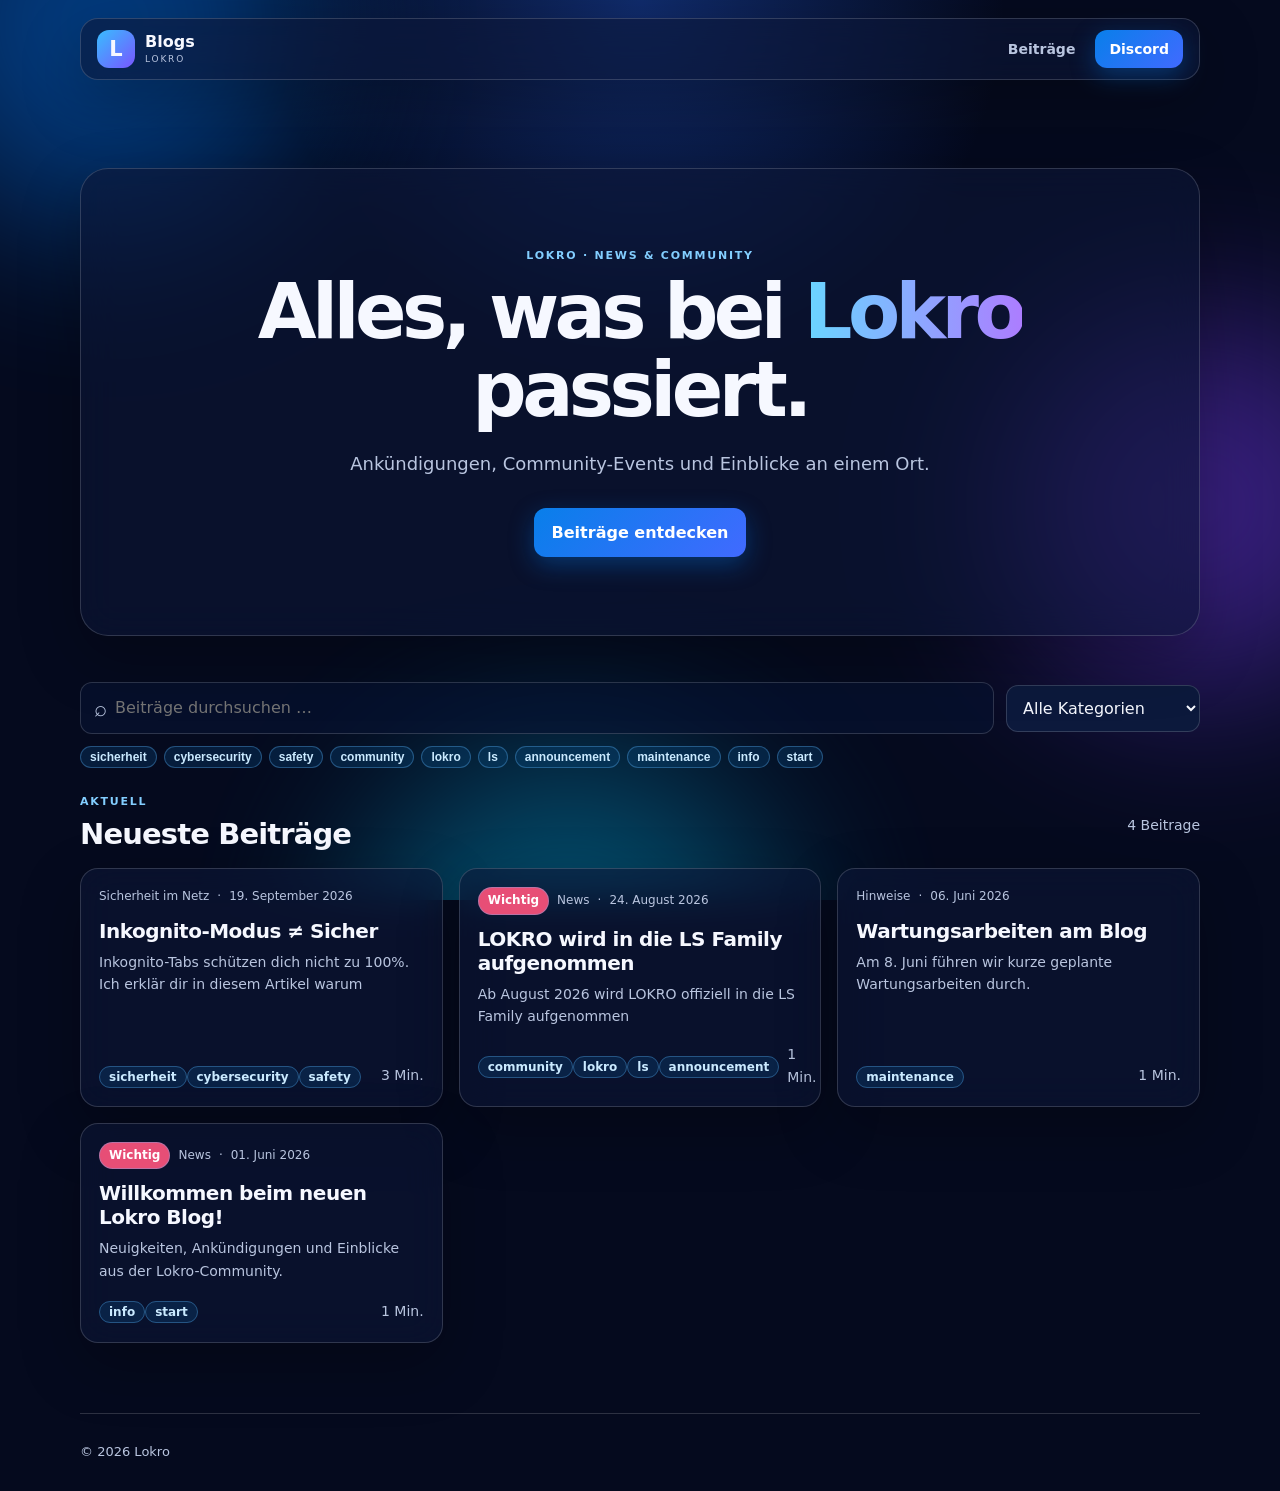
<file: index.html>
<!doctype html>
<html lang="de">
<head>
  <meta charset="utf-8">
  <meta name="viewport" content="width=device-width,initial-scale=1">
  <meta name="description" content="Neuigkeiten, Events und Einblicke von Lokro.">
  <title>Blogs · Lokro</title>
  <link rel="stylesheet" href="css/style.css">
</head>
<body>
  <div class="aurora" aria-hidden="true"><i></i><i></i><i></i></div>
  <header class="site-header shell glass">
    <a class="brand" href="index.html" aria-label="Lokro Blogs Startseite"><span class="brand-mark">L</span><span><b>Blogs</b><small>LOKRO</small></span></a>
    <nav><a href="#beitraege">Beiträge</a><a class="button compact" href="https://lgg.lovable.app/s/lokrogang" target="_blank" rel="noreferrer">Discord</a></nav>
  </header>
  <main class="shell">
    <section class="hero glass">
      <p class="eyebrow">LOKRO · NEWS & COMMUNITY</p>
      <h1>Alles, was bei <span>Lokro</span> passiert.</h1>
      <p class="lead">Ankündigungen, Community-Events und Einblicke an einem Ort.</p>
      <div class="hero-actions"><a class="button" href="#beitraege">Beiträge entdecken</a></div>
    </section>
    <section class="controls" aria-label="Beiträge filtern">
      <label class="search"><span>⌕</span><input id="search" type="search" placeholder="Beiträge durchsuchen …" autocomplete="off"></label>
      <select id="categoryFilter" aria-label="Kategorie auswählen"><option value="">Alle Kategorien</option></select>
      <div id="tagFilters" class="tag-filters" aria-label="Tags filtern"></div>
    </section>
    <section id="beitraege" class="posts-section">
      <div class="section-heading"><div><p class="eyebrow">AKTUELL</p><h2>Neueste Beiträge</h2></div><p id="postCount" class="muted"></p></div>
      <div id="posts" class="post-grid" aria-live="polite"><p class="loading">Beiträge werden geladen …</p></div>
    </section>
  </main>
  <footer class="shell footer">© <span id="year"></span> Lokro</footer>
  <script type="module" src="js/router.js"></script>
</body>
</html>
</file>
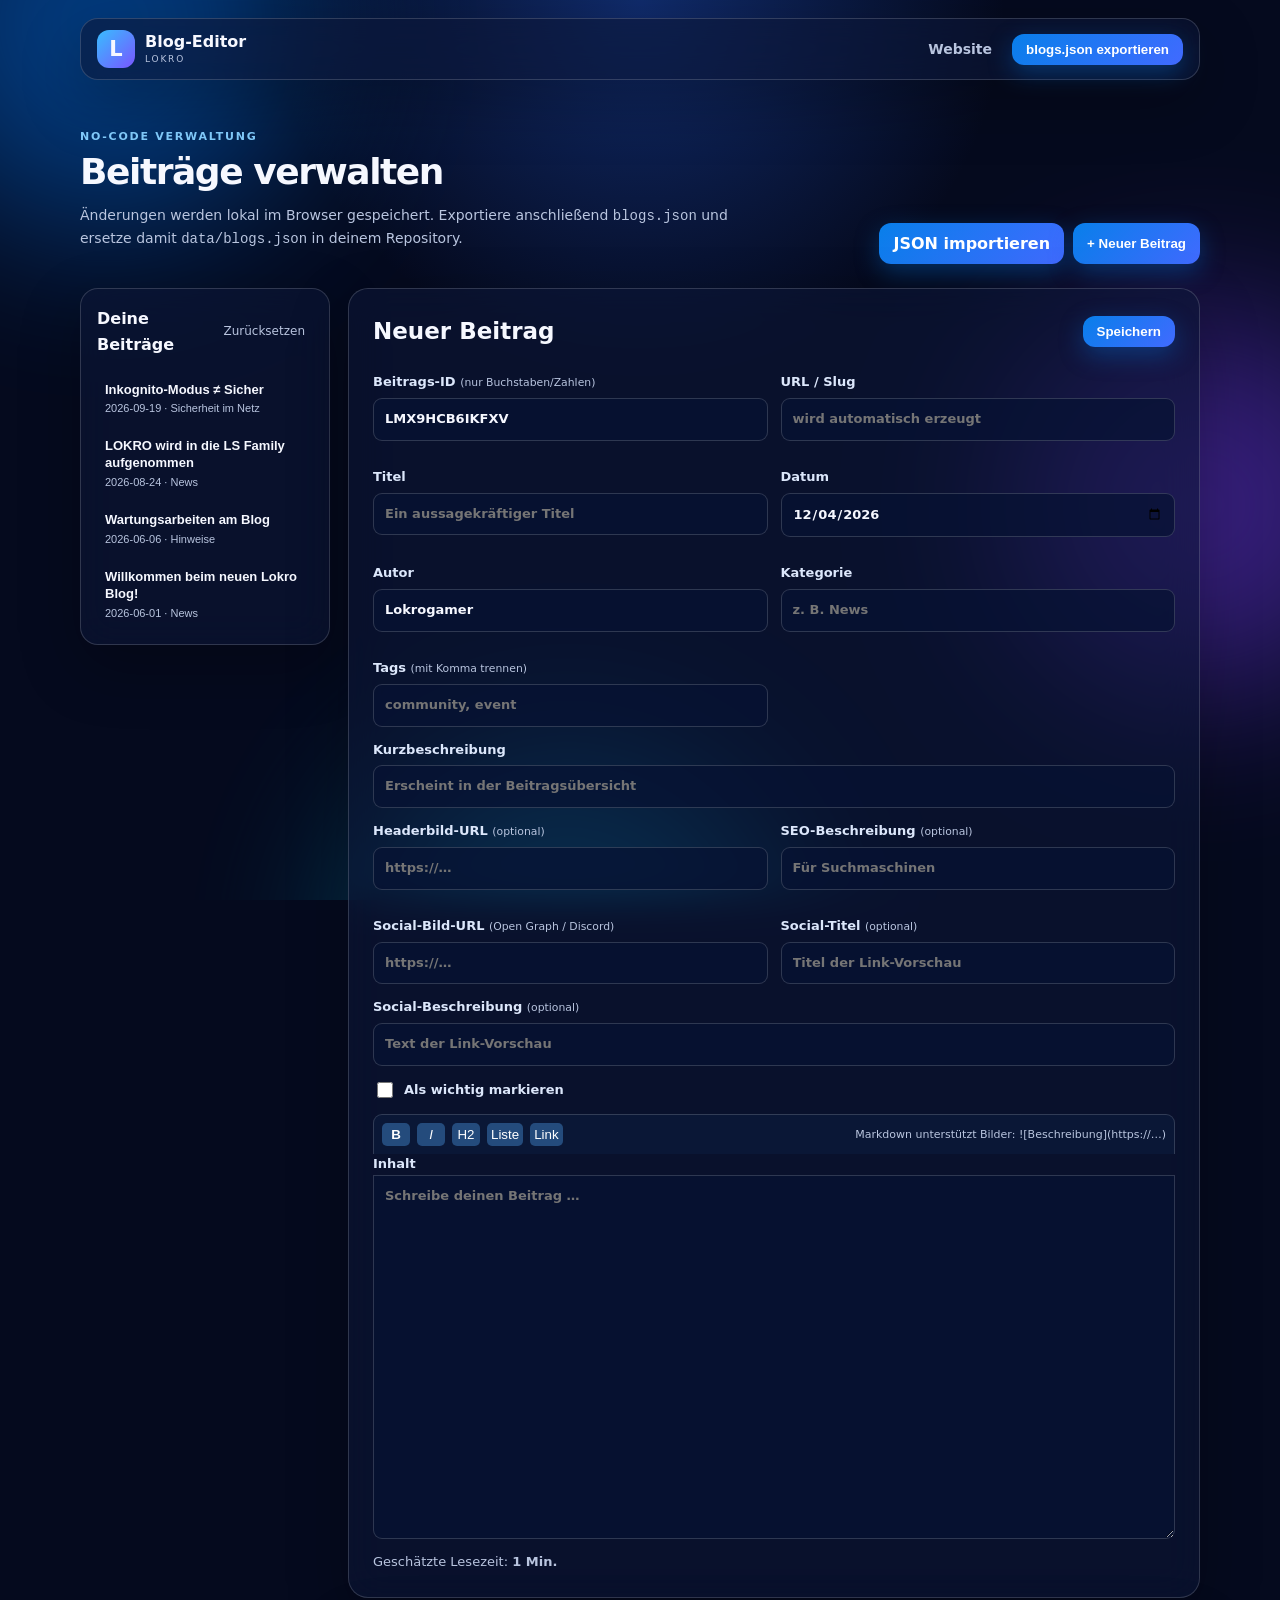
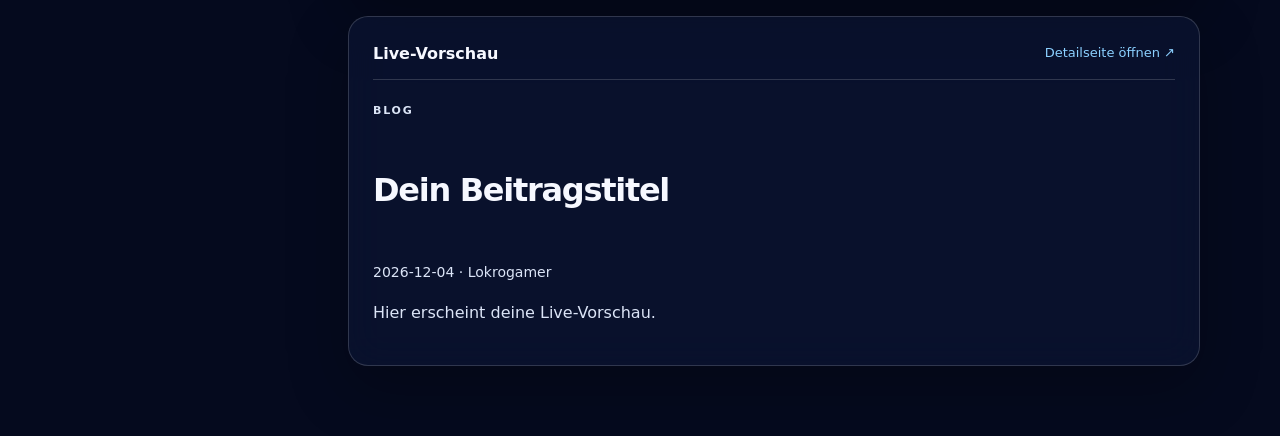
<file: admin/index.html>
<!doctype html>
<html lang="de"><head><meta charset="utf-8"><meta name="viewport" content="width=device-width,initial-scale=1"><meta name="robots" content="noindex, nofollow, noarchive"><title>Blog-Editor · Lokro</title><link rel="stylesheet" href="../css/style.css"><link rel="stylesheet" href="editor.css"></head>
<body><div class="aurora" aria-hidden="true"><i></i><i></i><i></i></div>
<header class="site-header shell glass"><a class="brand" href="../index.html"><span class="brand-mark">L</span><span><b>Blog-Editor</b><small>LOKRO</small></span></a><nav><a href="../index.html">Website</a><button id="download" class="button compact" type="button">blogs.json exportieren</button></nav></header>
<main class="shell editor-shell"><section class="editor-head"><div><p class="eyebrow">NO-CODE VERWALTUNG</p><h1>Beiträge verwalten</h1><p class="muted">Änderungen werden lokal im Browser gespeichert. Exportiere anschließend <code>blogs.json</code> und ersetze damit <code>data/blogs.json</code> in deinem Repository.</p></div><div class="head-actions"><label class="button compact file-button">JSON importieren<input id="import" type="file" accept="application/json"></label><button id="newPost" class="button compact" type="button">+ Neuer Beitrag</button></div></section>
<section class="editor-layout"><aside class="post-manager glass"><div class="manager-top"><b>Deine Beiträge</b><button id="reset" class="quiet" type="button" title="Lokale Entwürfe verwerfen">Zurücksetzen</button></div><div id="postList"></div></aside>
<section class="workspace"><form id="editor" class="editor-form glass"><div class="form-top"><h2 id="formTitle">Neuer Beitrag</h2><div><button id="delete" class="quiet danger" type="button" hidden>Löschen</button><button class="button compact" type="submit">Speichern</button></div></div><div class="form-grid"><label>Beitrags-ID <small>(nur Buchstaben/Zahlen)</small><input id="id" required pattern="[A-Za-z0-9]+" placeholder="z. B. LokroNews01"></label><label>URL / Slug<input id="slug" required placeholder="wird automatisch erzeugt"></label><label>Titel<input id="title" required placeholder="Ein aussagekräftiger Titel"></label><label>Datum<input id="date" type="date" required></label><label>Autor<input id="author" required value="Lokrogamer"></label><label>Kategorie<input id="category" list="categories" placeholder="z. B. News"><datalist id="categories"><option>News</option><option>Events</option><option>Hinweise</option></datalist></label><label>Tags <small>(mit Komma trennen)</small><input id="tags" placeholder="community, event"></label></div><label>Kurzbeschreibung<input id="excerpt" maxlength="190" placeholder="Erscheint in der Beitragsübersicht"></label><div class="form-grid"><label>Headerbild-URL <small>(optional)</small><input id="image" type="url" placeholder="https://…"></label><label>SEO-Beschreibung <small>(optional)</small><input id="seoDescription" maxlength="160" placeholder="Für Suchmaschinen"></label><label>Social-Bild-URL <small>(Open Graph / Discord)</small><input id="socialImage" type="url" placeholder="https://…"></label><label>Social-Titel <small>(optional)</small><input id="socialTitle" maxlength="90" placeholder="Titel der Link-Vorschau"></label></div><label>Social-Beschreibung <small>(optional)</small><input id="socialDescription" maxlength="160" placeholder="Text der Link-Vorschau"></label><label class="check"><input id="important" type="checkbox"> Als wichtig markieren</label><div class="content-editor"><div class="editor-toolbar"><button type="button" data-wrap="**|**" title="Fett"><b>B</b></button><button type="button" data-wrap="*|*" title="Kursiv"><i>I</i></button><button type="button" data-prefix="## " title="Überschrift">H2</button><button type="button" data-prefix="- " title="Liste">Liste</button><button type="button" data-wrap="[Linktext](https://)|" title="Link">Link</button><span>Markdown unterstützt Bilder: ![Beschreibung](https://…)</span></div><label>Inhalt<textarea id="content" required rows="17" placeholder="Schreibe deinen Beitrag …"></textarea></label></div><p class="reading">Geschätzte Lesezeit: <b id="readingTime">1 Min.</b></p></form><section class="preview glass"><div class="preview-heading"><b>Live-Vorschau</b><a id="openPreview" target="_blank" rel="noreferrer">Detailseite öffnen ↗</a></div><article id="previewContent"></article></section></section></section>
</main><div id="toast" role="status"></div><script type="module" src="editor.js"></script></body></html>
</file>
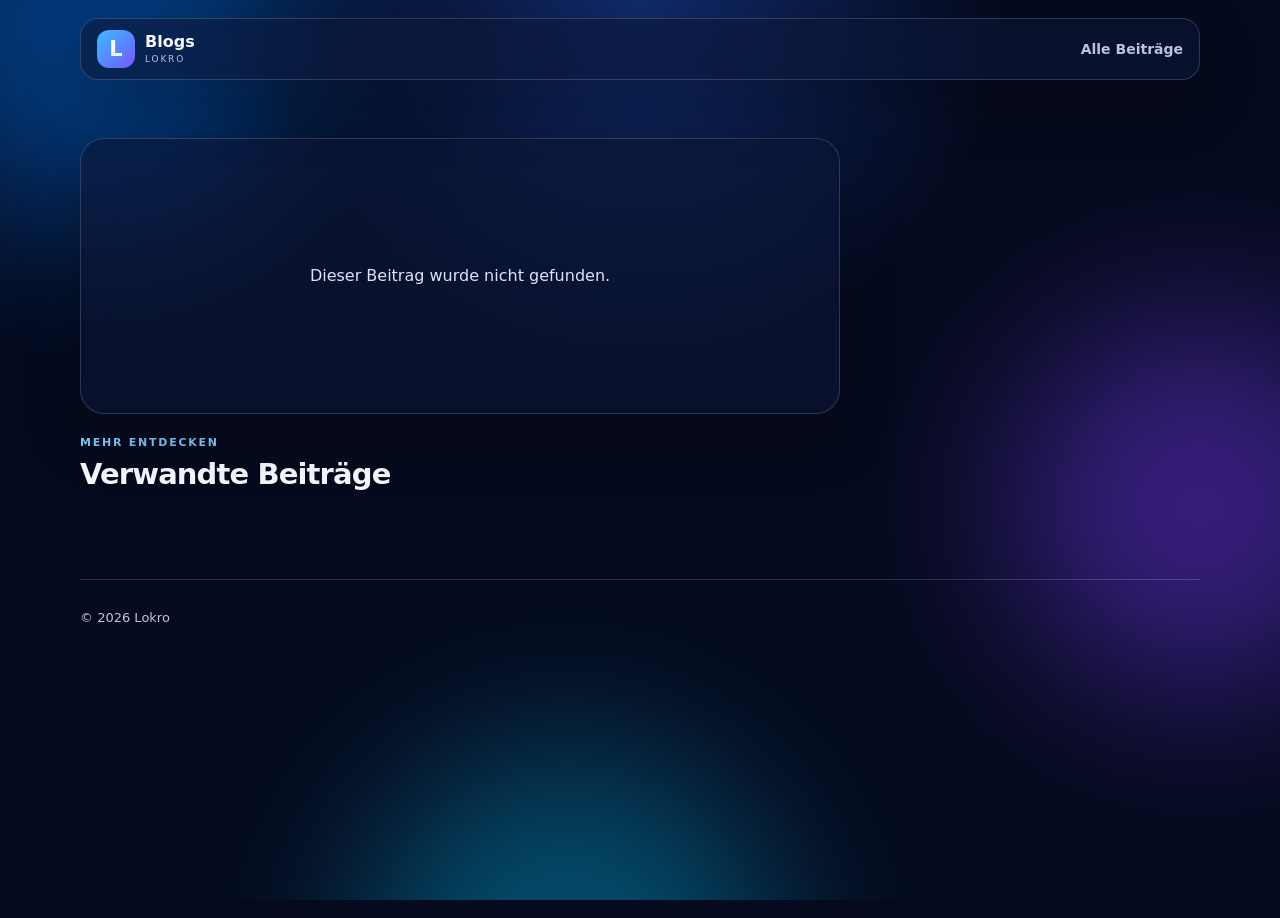
<file: blog.html>
<!doctype html>
<html lang="de">
<head>
  <meta charset="utf-8"><meta name="viewport" content="width=device-width,initial-scale=1">
  <meta name="description" content="Lokro Blog"><meta property="og:type" content="article"><meta property="og:title" content="Lokro Blog"><meta property="og:description" content="Neuigkeiten von Lokro."><meta property="og:image" content=""><meta name="twitter:card" content="summary_large_image"><meta name="twitter:title" content="Lokro Blog"><meta name="twitter:description" content="Neuigkeiten von Lokro."><meta name="twitter:image" content=""><title>Beitrag · Lokro</title><link rel="stylesheet" href="css/style.css">
</head>
<body>
  <div class="aurora" aria-hidden="true"><i></i><i></i><i></i></div>
  <header class="site-header shell glass"><a class="brand" href="index.html"><span class="brand-mark">L</span><span><b>Blogs</b><small>LOKRO</small></span></a><nav><a href="index.html#beitraege">Alle Beiträge</a></nav></header>
  <main class="shell article-layout"><article id="article" class="article glass"><p class="loading">Beitrag wird geladen …</p></article><aside id="toc" class="toc glass" hidden><b>In diesem Beitrag</b><nav></nav></aside></main>
  <section class="shell related-section"><div class="section-heading"><div><p class="eyebrow">MEHR ENTDECKEN</p><h2>Verwandte Beiträge</h2></div></div><div id="related" class="post-grid"></div></section>
  <footer class="shell footer">© <span id="year"></span> Lokro</footer><script type="module" src="js/router.js"></script>
</body>
</html>
</file>
<file: css/style.css>
:root{--ink:#f6f8ff;--muted:#b9c5df;--line:rgba(255,255,255,.16);--glass:rgba(13,23,55,.58);--blue:#159aff;--violet:#a779ff;--shadow:0 22px 60px rgba(0,0,0,.26)}*{box-sizing:border-box}html{scroll-behavior:smooth}body{margin:0;min-height:100vh;background:#050a1e;color:var(--ink);font-family:Inter,ui-sans-serif,system-ui,-apple-system,"Segoe UI",sans-serif;line-height:1.6}.shell{width:min(1120px,calc(100% - 32px));margin-inline:auto}.aurora{pointer-events:none;position:fixed;inset:0;overflow:hidden;z-index:-1;background:radial-gradient(circle at 50% 0,#102b6b 0,transparent 33%),#050a1e}.aurora i{position:absolute;border-radius:50%;filter:blur(85px);opacity:.42}.aurora i:nth-child(1){width:410px;height:410px;background:#007dff;top:-180px;left:-100px}.aurora i:nth-child(2){width:380px;height:380px;background:#7c3cff;right:-110px;top:35%}.aurora i:nth-child(3){width:420px;height:420px;background:#01a8d6;bottom:-270px;left:28%}.glass{background:var(--glass);border:1px solid var(--line);box-shadow:var(--shadow);backdrop-filter:blur(18px);-webkit-backdrop-filter:blur(18px)}.site-header{position:sticky;top:18px;z-index:5;margin-top:18px;padding:11px 16px;border-radius:18px;display:flex;align-items:center;justify-content:space-between}.brand{display:flex;align-items:center;gap:10px;text-decoration:none;color:var(--ink);line-height:1}.brand-mark{display:grid;place-items:center;width:38px;height:38px;border-radius:12px;font-weight:900;font-size:21px;background:linear-gradient(135deg,#38bdff,#7856ff)}.brand b,.brand small{display:block}.brand small{font-size:9px;letter-spacing:.2em;color:var(--muted);margin-top:5px}nav{display:flex;align-items:center;gap:20px}nav a,.text-link{color:var(--muted);text-decoration:none;font-size:14px;font-weight:650}nav a:hover,.text-link:hover{color:#fff}.button{display:inline-block;border:0;border-radius:12px;padding:12px 18px;background:linear-gradient(135deg,#087fea,#416aff);color:#fff;text-decoration:none;font-weight:750;box-shadow:0 8px 24px #056bd066;cursor:pointer}.button:hover{filter:brightness(1.13)}.compact{padding:8px 14px}.hero{margin-top:88px;padding:clamp(34px,7vw,78px);border-radius:28px;text-align:center}.eyebrow{color:#83ceff;font-size:11px;font-weight:800;letter-spacing:.16em;margin:0 0 8px}.hero h1{font-size:clamp(40px,7vw,76px);line-height:1.02;letter-spacing:-.06em;margin:0 auto;max-width:820px}.hero h1 span,.gradient{background:linear-gradient(90deg,#69d6ff,#ac7dff);background-clip:text;-webkit-background-clip:text;color:transparent}.lead{max-width:580px;margin:22px auto;color:var(--muted);font-size:18px}.hero-actions{display:flex;justify-content:center;align-items:center;gap:22px;margin-top:29px}.controls{display:flex;align-items:center;gap:12px;flex-wrap:wrap;margin:46px 0 25px}.search{display:flex;align-items:center;gap:8px;flex:1 1 260px;border:1px solid var(--line);border-radius:12px;padding:0 13px;background:#07133399}.search span{font-size:22px;color:var(--muted)}input,select,textarea{font:inherit;color:var(--ink)}.search input{width:100%;border:0;outline:0;background:transparent;padding:12px 0}select{border:1px solid var(--line);background:#0c193c;color:var(--ink);padding:12px;border-radius:12px}.tag-filters{display:flex;gap:7px;flex-wrap:wrap}.tag{border:1px solid #62baff55;background:#0d4c844d;color:#caeaff;border-radius:999px;padding:3px 9px;font-size:12px;font-weight:650}.tag-filter{cursor:pointer}.tag-filter.active{background:#278ce2;color:white}.posts-section,.related-section{padding-bottom:70px}.section-heading{display:flex;justify-content:space-between;align-items:end;margin-bottom:18px}.section-heading h2{font-size:29px;line-height:1.1;margin:0;letter-spacing:-.03em}.muted{color:var(--muted);font-size:14px}.post-grid{display:grid;grid-template-columns:repeat(3,1fr);gap:16px}.post-card{overflow:hidden;border-radius:18px;display:flex;flex-direction:column;text-decoration:none;color:var(--ink);transition:transform .2s,border .2s}.post-card:hover{transform:translateY(-4px);border-color:#7bbcfbaa}.post-image{height:150px;background:linear-gradient(140deg,#0879d4,#5f3edb);object-fit:cover;width:100%}.post-body{padding:18px;display:flex;flex:1;flex-direction:column}.post-meta{display:flex;gap:8px;align-items:center;color:var(--muted);font-size:12px}.post-card h3{font-size:20px;line-height:1.2;margin:12px 0 8px;letter-spacing:-.025em}.excerpt{color:var(--muted);font-size:14px;margin:0 0 16px}.post-footer{margin-top:auto;display:flex;justify-content:space-between;gap:8px;align-items:center}.important{background:#e74e76;color:#fff}.loading,.empty{grid-column:1/-1;text-align:center;color:var(--muted);padding:50px}.footer{padding:28px 0;color:var(--muted);font-size:13px;border-top:1px solid var(--line)}.footer a{color:#8fd3ff;margin-left:12px}.article-layout{display:grid;grid-template-columns:minmax(0,760px) 250px;gap:20px;margin-top:58px;align-items:start}.article{border-radius:24px;padding:clamp(24px,5vw,58px)}.article-hero{width:calc(100% + clamp(48px,10vw,116px));margin:26px calc(clamp(24px,5vw,58px) * -1) 28px;height:310px;object-fit:cover}.article h1{font-size:clamp(35px,5vw,58px);line-height:1.06;letter-spacing:-.05em;margin:10px 0 19px}.article h2{font-size:28px;line-height:1.2;margin-top:42px}.article h3{margin-top:30px}.article p,.article li{color:#dce5f7}.article a{color:#83ccff}.article blockquote{border-left:3px solid #54b9ff;margin:24px 0;padding:5px 20px;color:#dbe9ff}.article pre{overflow:auto;background:#030817;padding:17px;border-radius:10px}.article img{max-width:100%;border-radius:12px}.article-meta{display:flex;gap:12px;flex-wrap:wrap;color:var(--muted);font-size:14px}.article-tags{display:flex;gap:7px;flex-wrap:wrap;margin-top:24px}.toc{position:sticky;top:95px;border-radius:16px;padding:18px}.toc b{font-size:14px}.toc nav{display:block;margin-top:9px}.toc a{display:block;padding:5px 0;font-size:13px}.related-section{margin-top:20px}@media(max-width:760px){.site-header nav a:not(.button){display:none}.hero{margin-top:48px}.post-grid{grid-template-columns:1fr}.article-layout{display:block;margin-top:32px}.toc{display:none}.article-hero{height:210px}.controls{margin-top:32px}.hero-actions{flex-direction:column;gap:14px}}
</file>
<file: admin/editor.css>
.editor-shell{padding:48px 0 72px}.editor-head{display:flex;justify-content:space-between;gap:28px;align-items:end;margin-bottom:24px}.editor-head h1{font-size:36px;line-height:1;margin:0 0 12px;letter-spacing:-.04em}.editor-head p{max-width:670px}.head-actions{display:flex;gap:9px;flex-wrap:wrap}.file-button input{display:none}.editor-layout{display:grid;grid-template-columns:250px 1fr;gap:18px}.post-manager{height:max-content;max-height:calc(100vh - 130px);overflow:auto;position:sticky;top:96px;border-radius:18px;padding:13px}.manager-top{display:flex;justify-content:space-between;align-items:center;padding:4px 3px 12px}.post-item{display:block;width:100%;border:1px solid transparent;border-radius:11px;text-align:left;background:transparent;color:var(--ink);padding:11px 10px;cursor:pointer}.post-item:hover,.post-item.active{background:#2b75b138;border-color:#70baff55}.post-item b,.post-item small{display:block}.post-item b{font-size:13px;line-height:1.3}.post-item small{font-size:11px;color:var(--muted);margin-top:4px}.workspace{min-width:0}.editor-form,.preview{border-radius:20px;padding:24px}.form-top,.preview-heading{display:flex;justify-content:space-between;align-items:center;gap:10px;margin-bottom:22px}.form-top h2{margin:0;font-size:23px}.form-top>div{display:flex;gap:9px}.form-grid{display:grid;grid-template-columns:1fr 1fr;gap:13px}.editor-form label{display:block;color:#dce7fb;font-size:13px;font-weight:650;margin-bottom:13px}.editor-form label small{color:var(--muted);font-weight:400}.editor-form input:not([type=checkbox]),.editor-form textarea{display:block;width:100%;border:1px solid var(--line);background:#071333b8;color:var(--ink);outline:0;border-radius:9px;padding:10px 11px;margin-top:5px}.editor-form input:focus,.editor-form textarea:focus{border-color:#5cc2ff;box-shadow:0 0 0 3px #58b9ff20}.editor-form textarea{resize:vertical;line-height:1.55}.check{display:flex!important;align-items:center;gap:8px;margin-top:3px}.check input{width:16px;height:16px}.editor-toolbar{display:flex;align-items:center;gap:7px;padding:8px;border:1px solid var(--line);border-bottom:0;border-radius:9px 9px 0 0;background:#0a1736}.editor-toolbar button{border:0;background:#244b7c;color:#fff;border-radius:5px;min-width:28px;padding:4px;cursor:pointer}.editor-toolbar span{font-size:11px;color:var(--muted);margin-left:auto}.content-editor textarea{margin-top:0!important;border-radius:0 0 9px 9px!important}.reading{margin:0;color:var(--muted);font-size:13px}.preview{margin-top:18px}.preview-heading{border-bottom:1px solid var(--line);padding-bottom:12px}.preview-heading a{font-size:13px;color:#8bd0ff;text-decoration:none}.preview #previewContent h1{font-size:32px;line-height:1.1;letter-spacing:-.04em}.preview #previewContent h2{font-size:23px;margin-top:30px}.preview #previewContent p,.preview #previewContent li{color:#dce5f7}.preview #previewContent img{max-width:100%;border-radius:12px}.quiet{border:0;background:transparent;color:var(--muted);font:inherit;font-size:12px;cursor:pointer;padding:8px}.quiet:hover{color:#fff}.danger:hover{color:#ff91a8}#toast{position:fixed;bottom:20px;left:50%;transform:translate(-50%,20px);background:#174c84;color:#fff;border:1px solid #79c7ff;padding:10px 15px;border-radius:10px;opacity:0;transition:.2s;pointer-events:none;font-size:14px}#toast.show{opacity:1;transform:translate(-50%,0)}@media(max-width:800px){.editor-head{display:block}.head-actions{margin-top:16px}.editor-layout{display:block}.post-manager{position:static;max-height:240px;margin-bottom:16px}.form-grid{grid-template-columns:1fr}.editor-form,.preview{padding:17px}}@media(max-width:500px){.editor-head h1{font-size:29px}.site-header nav{gap:5px}.site-header nav .button{font-size:11px}.editor-toolbar span{display:none}}
</file>
